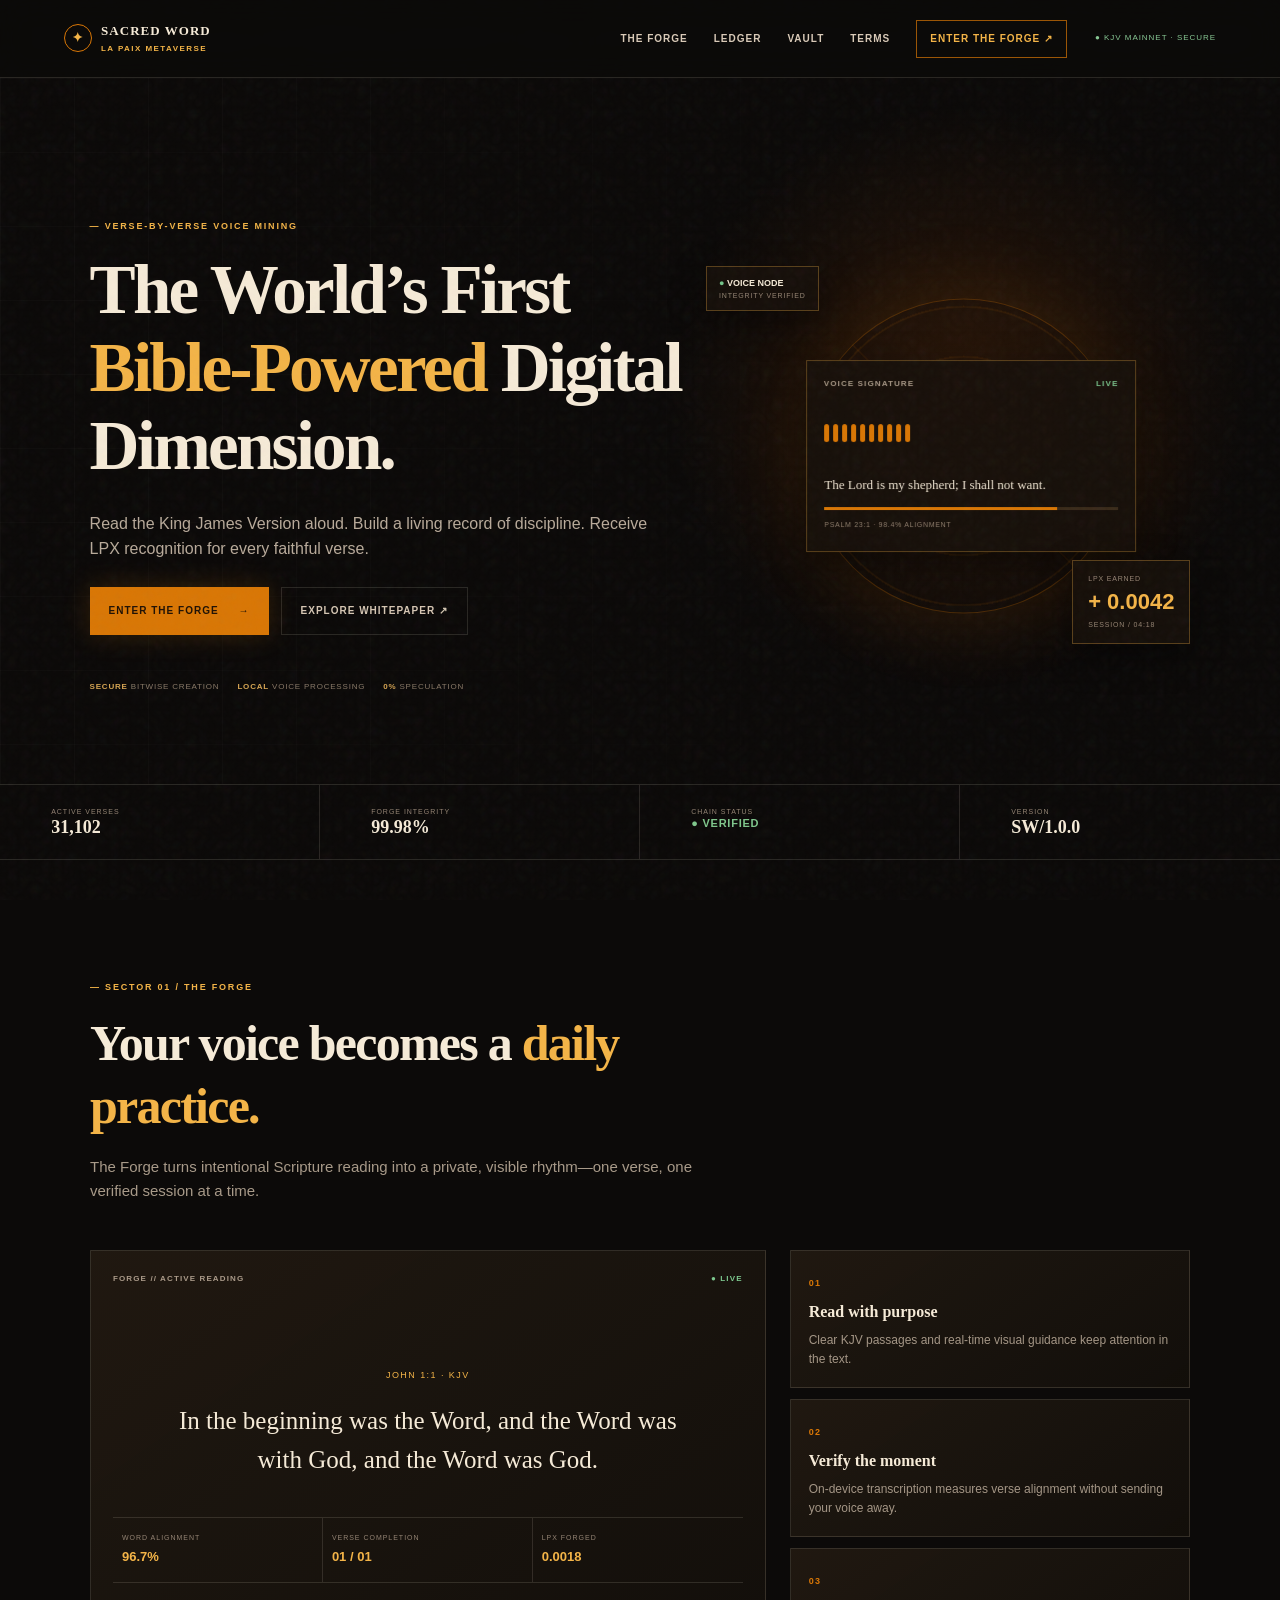
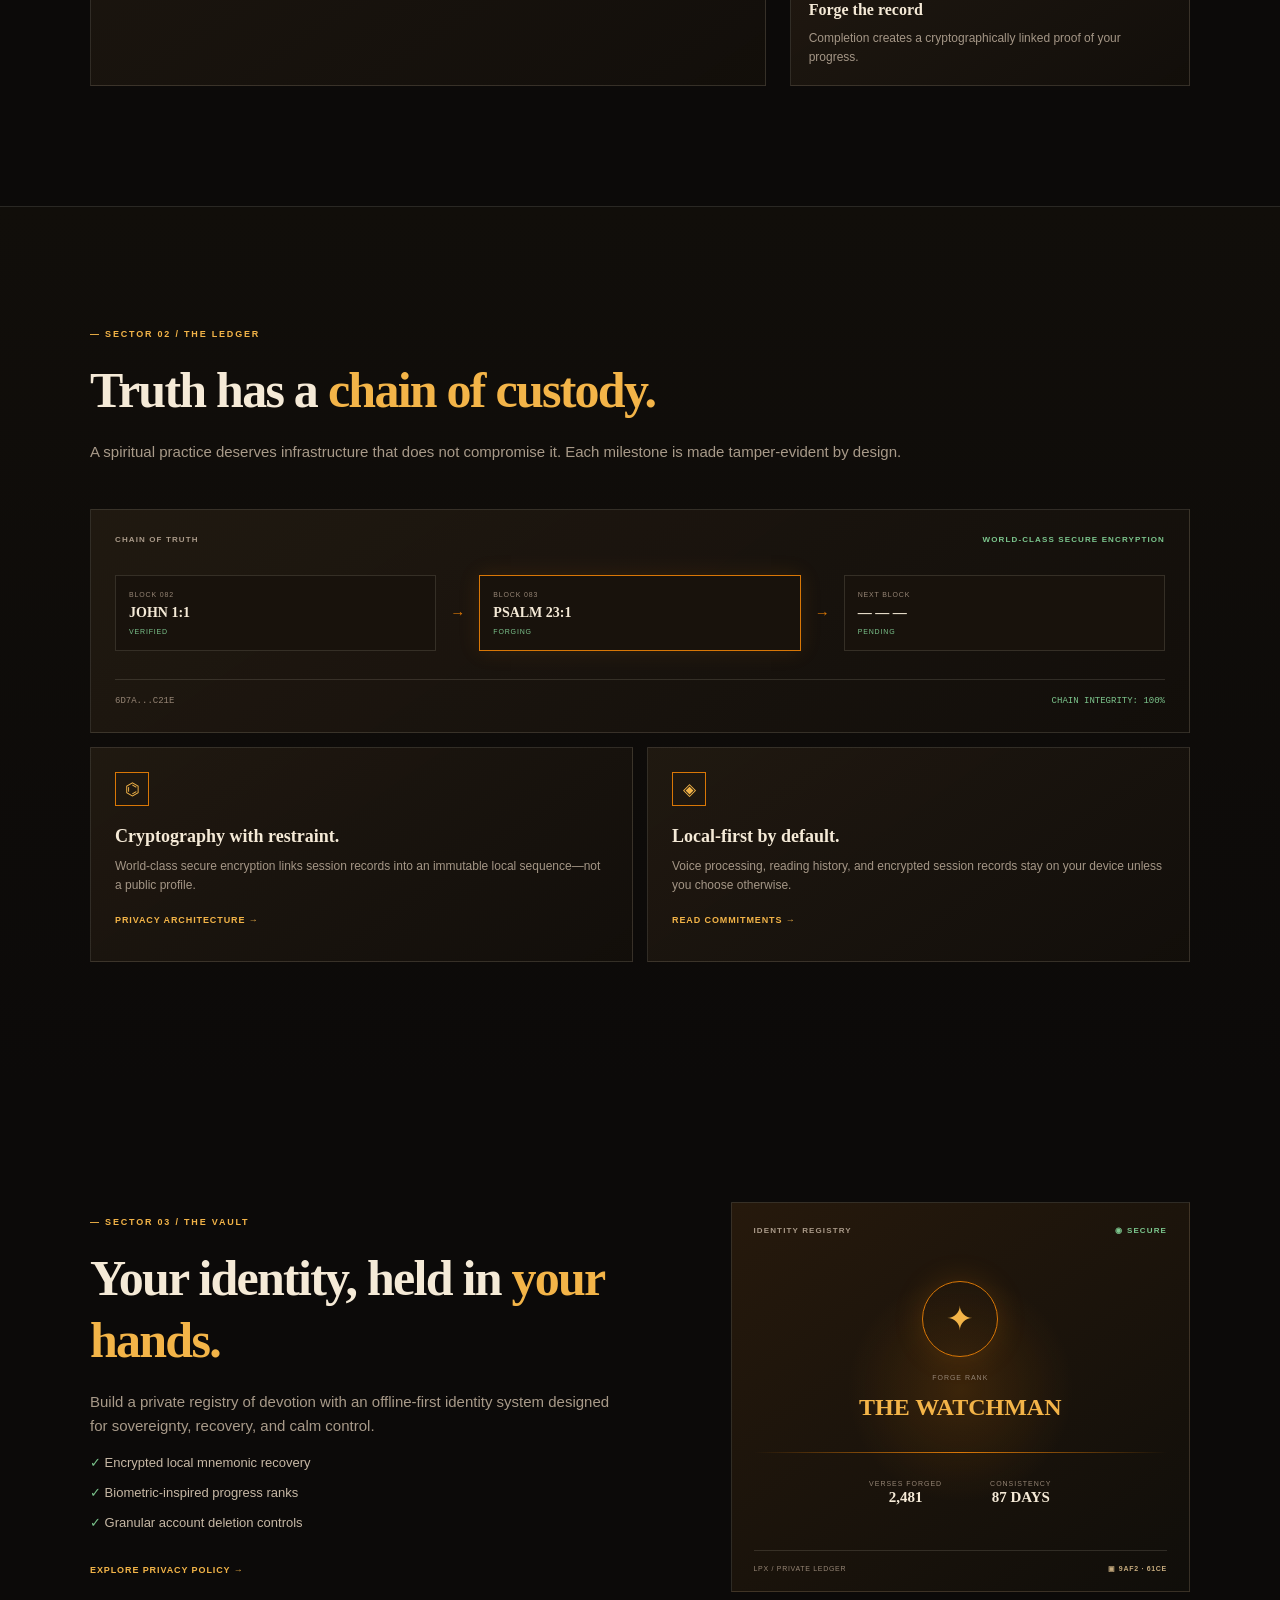
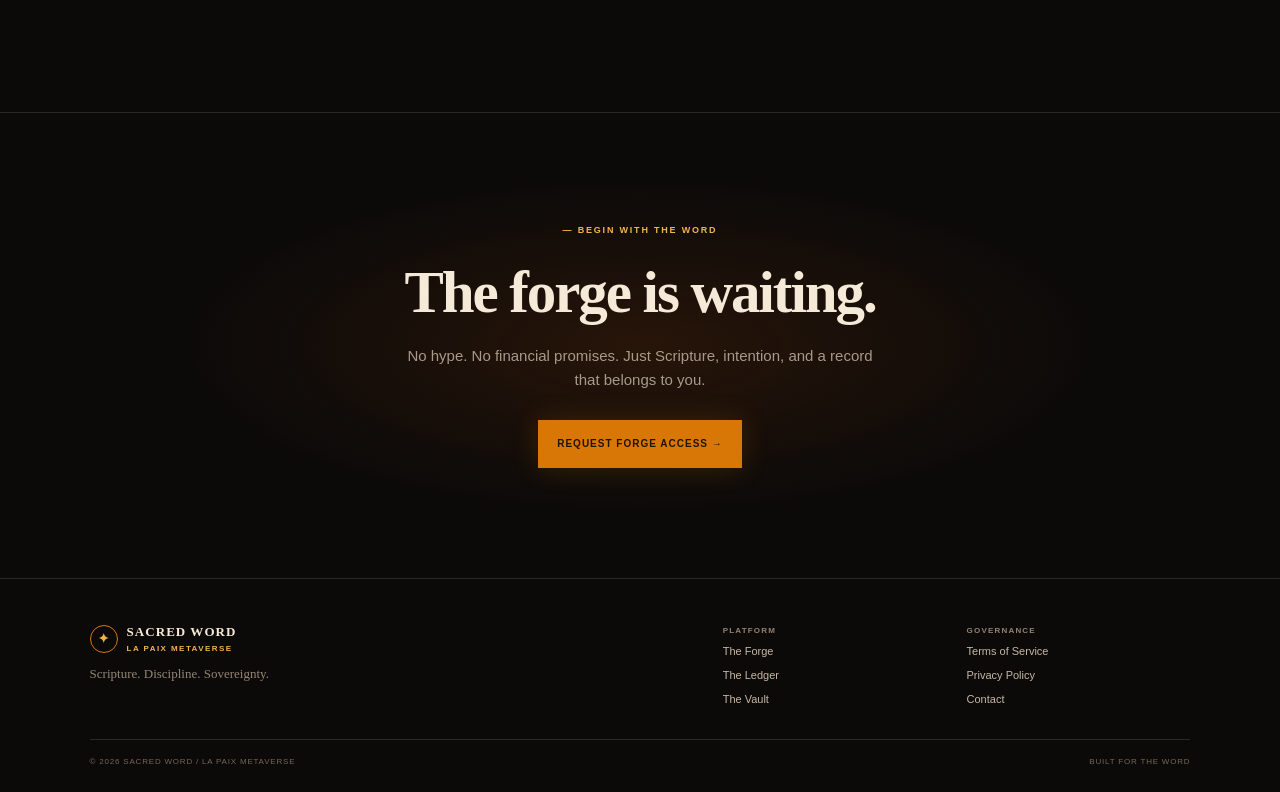
<file: index.html>
﻿<!doctype html>
<html lang="en"><head>
<meta charset="utf-8"><meta name="viewport" content="width=device-width,initial-scale=1">
<meta name="description" content="Sacred Word: La Paix Metaverse — a Bible-powered digital practice for reading the KJV aloud."><meta name="theme-color" content="#0c0a09">
<meta http-equiv="Content-Security-Policy" content="default-src 'self'; style-src 'self' https://fonts.googleapis.com; font-src https://fonts.gstatic.com; script-src 'self'; img-src 'self' data:; connect-src 'self'; base-uri 'self'; form-action 'self'">
<title>Sacred Word — La Paix Metaverse</title><link rel="icon" href="favicon.ico" type="image/x-icon"><link rel="preconnect" href="https://fonts.googleapis.com"><link rel="preconnect" href="https://fonts.gstatic.com" crossorigin><link href="https://fonts.googleapis.com/css2?family=Cinzel:wght@500;600;700&family=Inter:wght@400;500;600;700&display=swap" rel="stylesheet"><link rel="stylesheet" href="styles.css"><script src="script.js" defer></script>
</head><body><div class="noise"></div>
<header class="header"><a class="brand" href="index.html"><b>✦</b><span>SACRED WORD<small>LA PAIX METAVERSE</small></span></a><button class="menu" aria-expanded="false" aria-controls="nav">☰<span class="sr">Menu</span></button><nav id="nav"><a href="#forge">The Forge</a><a href="#ledger">Ledger</a><a href="#vault">Vault</a><a href="terms.html">Terms</a><a class="navcta" href="#enter">Enter the Forge ↗</a></nav><div class="status">● KJV MAINNET · SECURE</div></header>
<main>
<section class="hero" id="enter"><div class="heroCopy"><p class="eyebrow">— VERSE-BY-VERSE VOICE MINING</p><h1>The World’s First <em>Bible-Powered</em> Digital Dimension.</h1><p class="lede">Read the King James Version aloud. Build a living record of discipline. Receive LPX recognition for every faithful verse.</p><div class="actions"><a class="btn gold" href="#forge">Enter the Forge <span>→</span></a><a class="btn outline" href="#ledger">Explore Whitepaper ↗</a></div><div class="proof"><span><b>SECURE</b> BITWISE CREATION</span><span><b>LOCAL</b> VOICE PROCESSING</span><span><b>0%</b> SPECULATION</span></div></div>
<div class="hud" aria-label="Voice mining telemetry demonstration"><div class="rings"></div><div class="signal"><div class="label">VOICE SIGNATURE <i>LIVE</i></div><div class="wave"><b></b><b></b><b></b><b></b><b></b><b></b><b></b><b></b><b></b><b></b></div><q>The Lord is my shepherd; I shall not want.</q><div class="bar"><i></i></div><small>PSALM 23:1 · 98.4% ALIGNMENT</small></div><div class="reward"><small>LPX EARNED</small><strong>+ 0.0042</strong><small>SESSION / 04:18</small></div><div class="node">● <b>VOICE NODE</b><small>INTEGRITY VERIFIED</small></div></div></section>
<section class="metrics"><div><small>ACTIVE VERSES</small><b>31,102</b></div><div><small>FORGE INTEGRITY</small><b>99.98%</b></div><div><small>CHAIN STATUS</small><b class="green">● VERIFIED</b></div><div><small>VERSION</small><b>SW/1.0.0</b></div></section>
<section class="section" id="forge"><div class="heading"><p class="eyebrow">— SECTOR 01 / THE FORGE</p><h2>Your voice becomes a <em>daily practice.</em></h2><p>The Forge turns intentional Scripture reading into a private, visible rhythm—one verse, one verified session at a time.</p></div><div class="forge"><article class="console"><div class="label">FORGE // ACTIVE READING <i>● LIVE</i></div><div class="verse"><small>JOHN 1:1 · KJV</small><q>In the beginning was the Word, and the Word was with God, and the Word was God.</q></div><div class="data"><span><small>WORD ALIGNMENT</small><b>96.7%</b></span><span><small>VERSE COMPLETION</small><b>01 / 01</b></span><span><small>LPX FORGED</small><b>0.0018</b></span></div></article><div class="steps"><article><b>01</b><h3>Read with purpose</h3><p>Clear KJV passages and real-time visual guidance keep attention in the text.</p></article><article><b>02</b><h3>Verify the moment</h3><p>On-device transcription measures verse alignment without sending your voice away.</p></article><article><b>03</b><h3>Forge the record</h3><p>Completion creates a cryptographically linked proof of your progress.</p></article></div></div></section>
<section class="section ledger" id="ledger"><div class="heading"><p class="eyebrow">— SECTOR 02 / THE LEDGER</p><h2>Truth has a <em>chain of custody.</em></h2><p>A spiritual practice deserves infrastructure that does not compromise it. Each milestone is made tamper-evident by design.</p></div><div class="ledgerGrid"><article class="chain"><div class="label">CHAIN OF TRUTH <i>WORLD-CLASS SECURE ENCRYPTION</i></div><div class="blocks"><span><small>BLOCK 082</small><b>JOHN 1:1</b><em>VERIFIED</em></span>→<span class="active"><small>BLOCK 083</small><b>PSALM 23:1</b><em>FORGING</em></span>→<span><small>NEXT BLOCK</small><b>— — —</b><em>PENDING</em></span></div><code>6D7A...C21E <i>CHAIN INTEGRITY: 100%</i></code></article><article class="card"><div class="icon">⌬</div><h3>Cryptography with restraint.</h3><p>World-class secure encryption links session records into an immutable local sequence—not a public profile.</p><a href="privacy.html">Privacy architecture →</a></article><article class="card"><div class="icon">◈</div><h3>Local-first by default.</h3><p>Voice processing, reading history, and encrypted session records stay on your device unless you choose otherwise.</p><a href="terms.html">Read commitments →</a></article></div></section>
<section class="section vault" id="vault"><div><p class="eyebrow">— SECTOR 03 / THE VAULT</p><h2>Your identity, held in <em>your hands.</em></h2><p>Build a private registry of devotion with an offline-first identity system designed for sovereignty, recovery, and calm control.</p><ul><li>✓ Encrypted local mnemonic recovery</li><li>✓ Biometric-inspired progress ranks</li><li>✓ Granular account deletion controls</li></ul><a class="textlink" href="privacy.html">Explore privacy policy →</a></div><article class="rank"><div class="label">IDENTITY REGISTRY <i>◉ SECURE</i></div><div class="seal">✦</div><small>FORGE RANK</small><h3>THE WATCHMAN</h3><hr><div><span><small>VERSES FORGED</small><b>2,481</b></span><span><small>CONSISTENCY</small><b>87 DAYS</b></span></div><footer>LPX / PRIVATE LEDGER <b>▣ 9AF2 · 61CE</b></footer></article></section>
<section class="final"><p class="eyebrow">— BEGIN WITH THE WORD</p><h2>The forge is waiting.</h2><p>No hype. No financial promises. Just Scripture, intention, and a record that belongs to you.</p><a class="btn gold" href="mailto:hello@sacredword.lapaix?subject=Sacred%20Word%20Forge%20Access">Request Forge Access →</a></section></main>
<footer class="footer"><div><a class="brand" href="index.html"><b>✦</b><span>SACRED WORD<small>LA PAIX METAVERSE</small></span></a><p>Scripture. Discipline. Sovereignty.</p></div><div class="links"><span>PLATFORM<a href="#forge">The Forge</a><a href="#ledger">The Ledger</a><a href="#vault">The Vault</a></span><span>GOVERNANCE<a href="terms.html">Terms of Service</a><a href="privacy.html">Privacy Policy</a><a href="mailto:hello@sacredword.lapaix">Contact</a></span></div><small class="copyright">© 2026 SACRED WORD / LA PAIX METAVERSE <b>BUILT FOR THE WORD</b></small></footer></body></html>
</file>
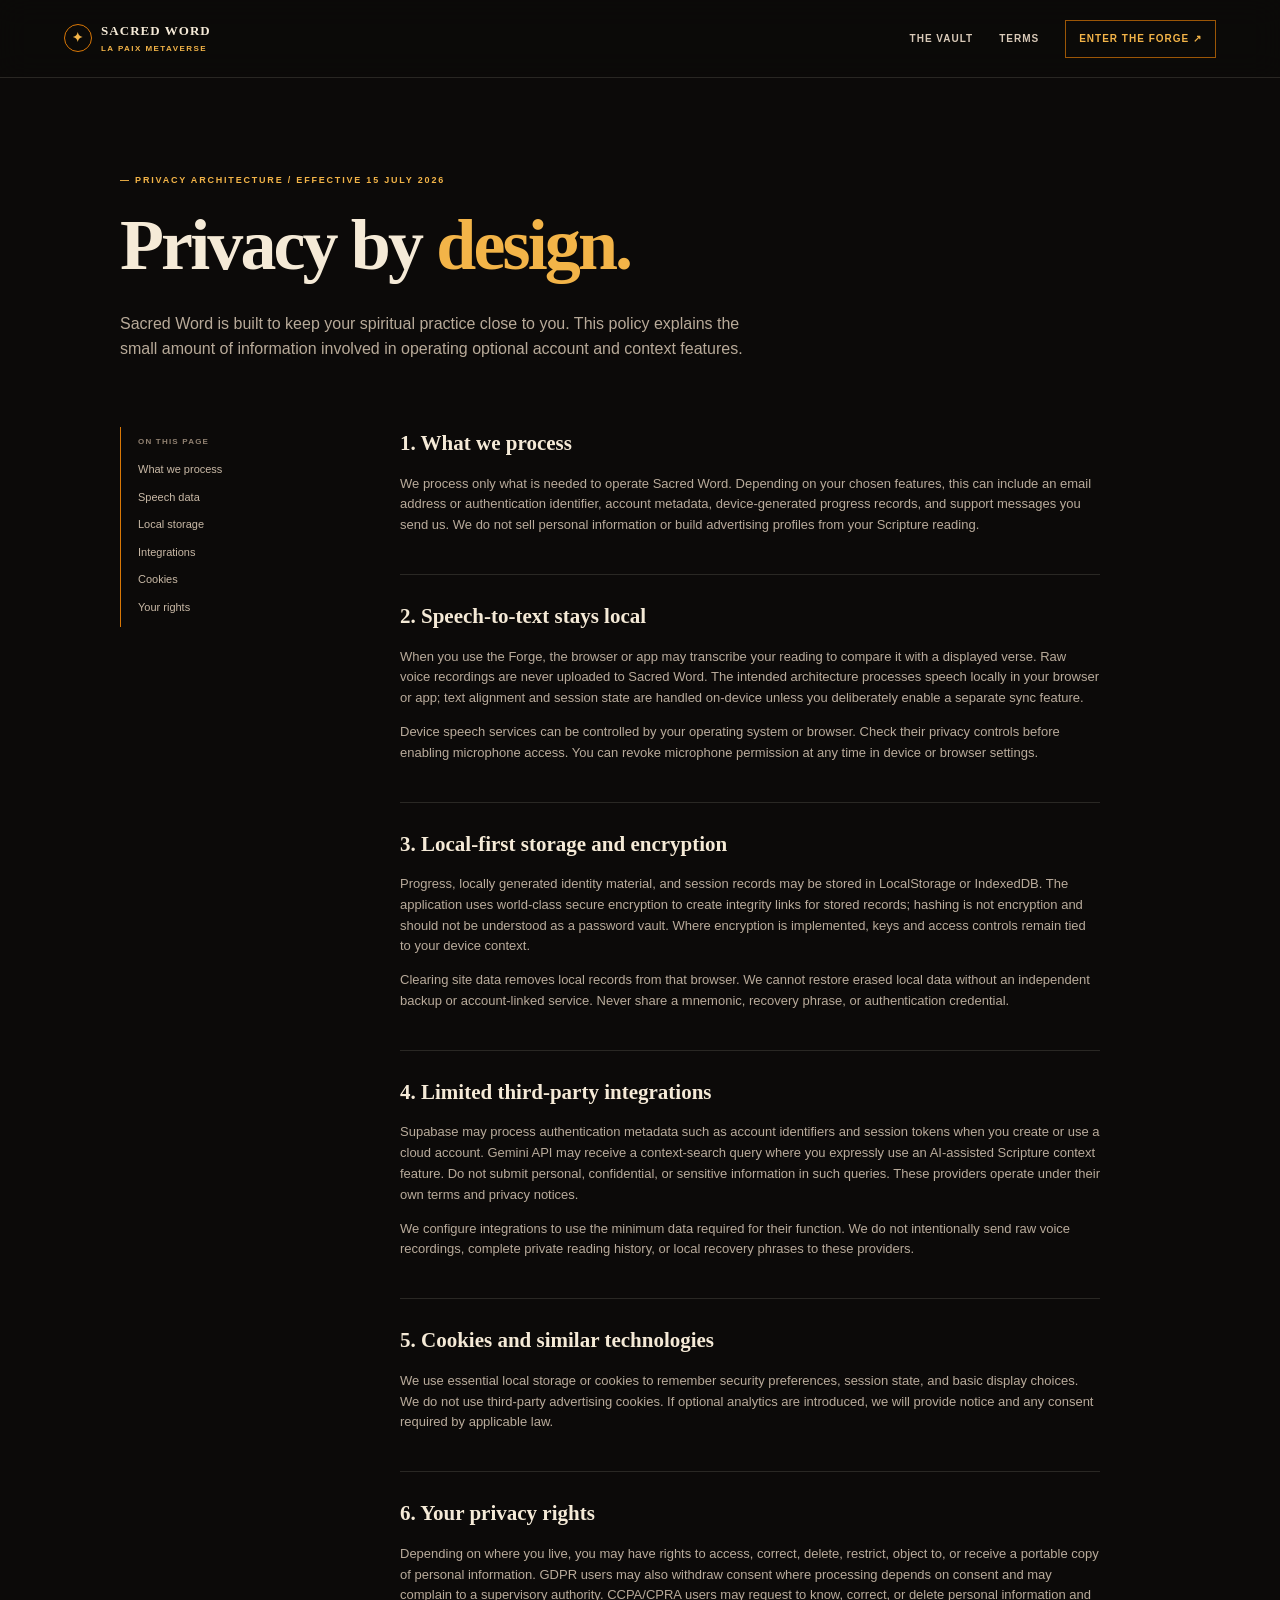
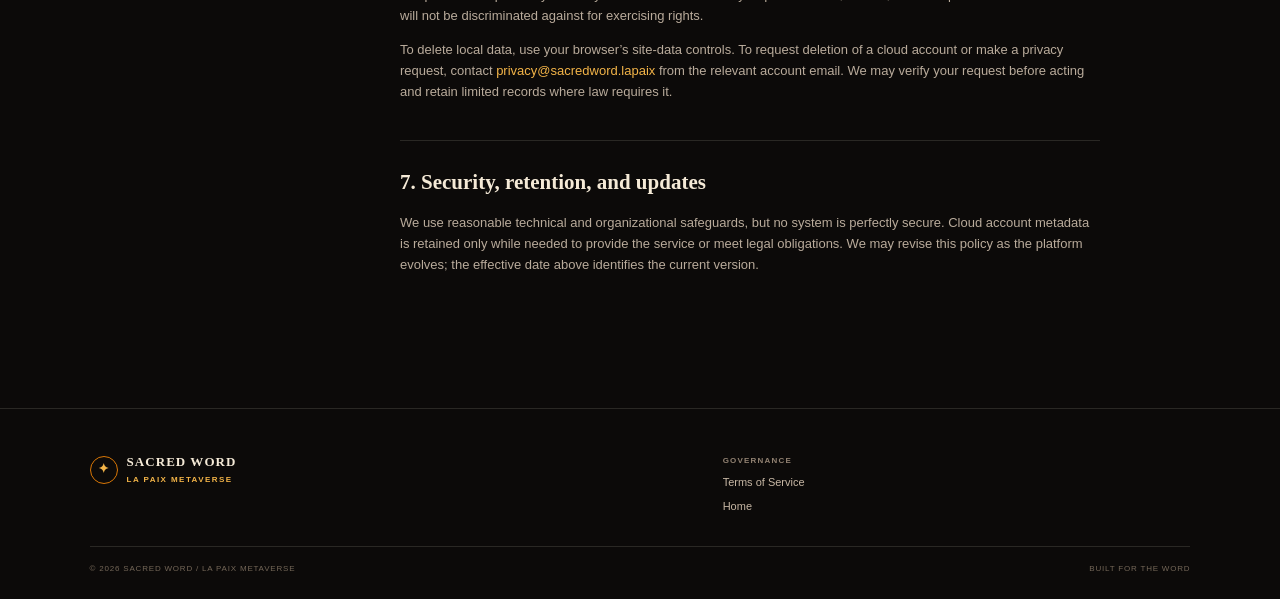
<file: privacy.html>
﻿<!doctype html><html lang="en"><head><meta charset="utf-8"><meta name="viewport" content="width=device-width,initial-scale=1"><meta name="description" content="Privacy Policy for Sacred Word: La Paix Metaverse."><meta name="theme-color" content="#0c0a09"><meta http-equiv="Content-Security-Policy" content="default-src 'self'; style-src 'self' https://fonts.googleapis.com; font-src https://fonts.gstatic.com; script-src 'self'; base-uri 'self'; form-action 'self'"><title>Privacy Policy — Sacred Word</title><link rel="icon" href="favicon.ico" type="image/x-icon"><link rel="preconnect" href="https://fonts.googleapis.com"><link rel="preconnect" href="https://fonts.gstatic.com" crossorigin><link href="https://fonts.googleapis.com/css2?family=Cinzel:wght@500;600;700&family=Inter:wght@400;500;600;700&display=swap" rel="stylesheet"><link rel="stylesheet" href="styles.css"><script src="script.js" defer></script></head><body><div class="noise"></div><header class="header"><a class="brand" href="index.html"><b>✦</b><span>SACRED WORD<small>LA PAIX METAVERSE</small></span></a><nav><a href="index.html#vault">The Vault</a><a href="terms.html">Terms</a><a class="navcta" href="index.html#enter">Enter the Forge ↗</a></nav></header><main class="legal"><p class="eyebrow">— PRIVACY ARCHITECTURE / EFFECTIVE 15 JULY 2026</p><h1>Privacy by <em>design.</em></h1><p class="legalIntro">Sacred Word is built to keep your spiritual practice close to you. This policy explains the small amount of information involved in operating optional account and context features.</p><div class="legalGrid"><aside><span>ON THIS PAGE</span><a href="#collect">What we process</a><a href="#speech">Speech data</a><a href="#storage">Local storage</a><a href="#partners">Integrations</a><a href="#cookies">Cookies</a><a href="#rights">Your rights</a></aside><article><section id="collect"><h2>1. What we process</h2><p>We process only what is needed to operate Sacred Word. Depending on your chosen features, this can include an email address or authentication identifier, account metadata, device-generated progress records, and support messages you send us. We do not sell personal information or build advertising profiles from your Scripture reading.</p></section><section id="speech"><h2>2. Speech-to-text stays local</h2><p>When you use the Forge, the browser or app may transcribe your reading to compare it with a displayed verse. Raw voice recordings are never uploaded to Sacred Word. The intended architecture processes speech locally in your browser or app; text alignment and session state are handled on-device unless you deliberately enable a separate sync feature.</p><p>Device speech services can be controlled by your operating system or browser. Check their privacy controls before enabling microphone access. You can revoke microphone permission at any time in device or browser settings.</p></section><section id="storage"><h2>3. Local-first storage and encryption</h2><p>Progress, locally generated identity material, and session records may be stored in LocalStorage or IndexedDB. The application uses world-class secure encryption to create integrity links for stored records; hashing is not encryption and should not be understood as a password vault. Where encryption is implemented, keys and access controls remain tied to your device context.</p><p>Clearing site data removes local records from that browser. We cannot restore erased local data without an independent backup or account-linked service. Never share a mnemonic, recovery phrase, or authentication credential.</p></section><section id="partners"><h2>4. Limited third-party integrations</h2><p>Supabase may process authentication metadata such as account identifiers and session tokens when you create or use a cloud account. Gemini API may receive a context-search query where you expressly use an AI-assisted Scripture context feature. Do not submit personal, confidential, or sensitive information in such queries. These providers operate under their own terms and privacy notices.</p><p>We configure integrations to use the minimum data required for their function. We do not intentionally send raw voice recordings, complete private reading history, or local recovery phrases to these providers.</p></section><section id="cookies"><h2>5. Cookies and similar technologies</h2><p>We use essential local storage or cookies to remember security preferences, session state, and basic display choices. We do not use third-party advertising cookies. If optional analytics are introduced, we will provide notice and any consent required by applicable law.</p></section><section id="rights"><h2>6. Your privacy rights</h2><p>Depending on where you live, you may have rights to access, correct, delete, restrict, object to, or receive a portable copy of personal information. GDPR users may also withdraw consent where processing depends on consent and may complain to a supervisory authority. CCPA/CPRA users may request to know, correct, or delete personal information and will not be discriminated against for exercising rights.</p><p>To delete local data, use your browser’s site-data controls. To request deletion of a cloud account or make a privacy request, contact <a href="mailto:privacy@sacredword.lapaix">privacy@sacredword.lapaix</a> from the relevant account email. We may verify your request before acting and retain limited records where law requires it.</p></section><section><h2>7. Security, retention, and updates</h2><p>We use reasonable technical and organizational safeguards, but no system is perfectly secure. Cloud account metadata is retained only while needed to provide the service or meet legal obligations. We may revise this policy as the platform evolves; the effective date above identifies the current version.</p></section></article></div></main><footer class="footer"><div><a class="brand" href="index.html"><b>✦</b><span>SACRED WORD<small>LA PAIX METAVERSE</small></span></a></div><div class="links"><span>GOVERNANCE<a href="terms.html">Terms of Service</a><a href="index.html">Home</a></span></div><small class="copyright">© 2026 SACRED WORD / LA PAIX METAVERSE <b>BUILT FOR THE WORD</b></small></footer></body></html>
</file>
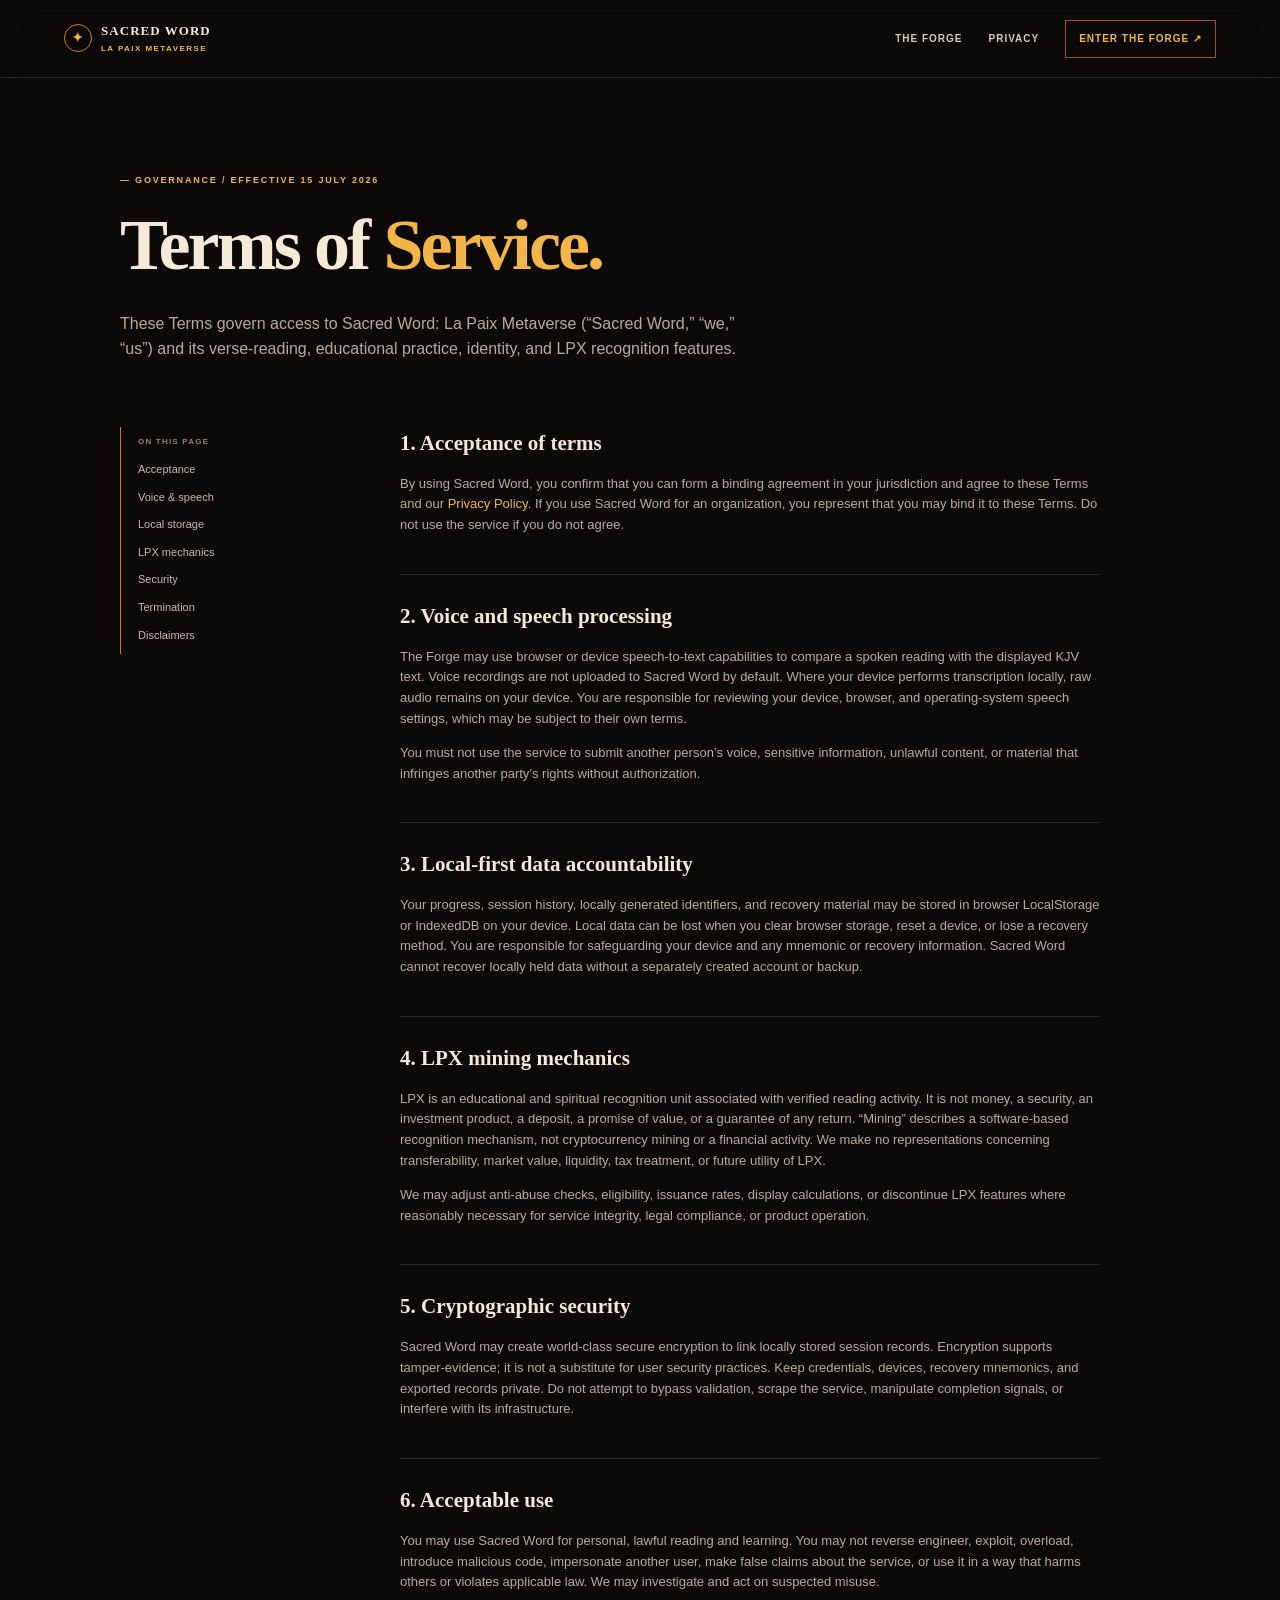
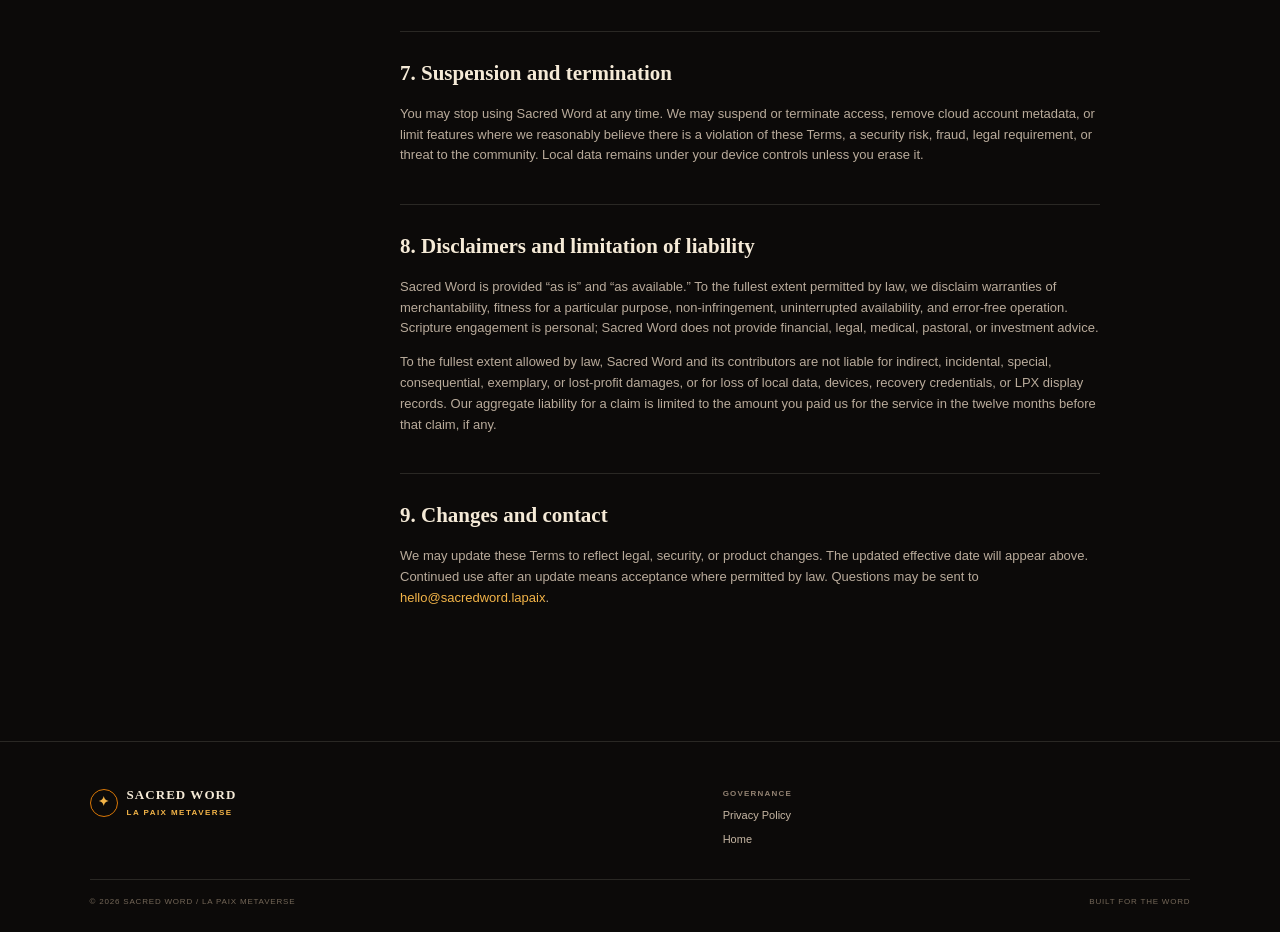
<file: terms.html>
﻿<!doctype html><html lang="en"><head><meta charset="utf-8"><meta name="viewport" content="width=device-width,initial-scale=1"><meta name="description" content="Terms of Service for Sacred Word: La Paix Metaverse."><meta name="theme-color" content="#0c0a09"><meta http-equiv="Content-Security-Policy" content="default-src 'self'; style-src 'self' https://fonts.googleapis.com; font-src https://fonts.gstatic.com; script-src 'self'; base-uri 'self'; form-action 'self'"><title>Terms of Service — Sacred Word</title><link rel="icon" href="favicon.ico" type="image/x-icon"><link rel="preconnect" href="https://fonts.googleapis.com"><link rel="preconnect" href="https://fonts.gstatic.com" crossorigin><link href="https://fonts.googleapis.com/css2?family=Cinzel:wght@500;600;700&family=Inter:wght@400;500;600;700&display=swap" rel="stylesheet"><link rel="stylesheet" href="styles.css"><script src="script.js" defer></script></head><body><div class="noise"></div><header class="header"><a class="brand" href="index.html"><b>✦</b><span>SACRED WORD<small>LA PAIX METAVERSE</small></span></a><nav><a href="index.html#forge">The Forge</a><a href="privacy.html">Privacy</a><a class="navcta" href="index.html#enter">Enter the Forge ↗</a></nav></header><main class="legal"><p class="eyebrow">— GOVERNANCE / EFFECTIVE 15 JULY 2026</p><h1>Terms of <em>Service.</em></h1><p class="legalIntro">These Terms govern access to Sacred Word: La Paix Metaverse (“Sacred Word,” “we,” “us”) and its verse-reading, educational practice, identity, and LPX recognition features.</p><div class="legalGrid"><aside><span>ON THIS PAGE</span><a href="#acceptance">Acceptance</a><a href="#voice">Voice & speech</a><a href="#local">Local storage</a><a href="#lpx">LPX mechanics</a><a href="#security">Security</a><a href="#termination">Termination</a><a href="#disclaimers">Disclaimers</a></aside><article><section id="acceptance"><h2>1. Acceptance of terms</h2><p>By using Sacred Word, you confirm that you can form a binding agreement in your jurisdiction and agree to these Terms and our <a href="privacy.html">Privacy Policy</a>. If you use Sacred Word for an organization, you represent that you may bind it to these Terms. Do not use the service if you do not agree.</p></section><section id="voice"><h2>2. Voice and speech processing</h2><p>The Forge may use browser or device speech-to-text capabilities to compare a spoken reading with the displayed KJV text. Voice recordings are not uploaded to Sacred Word by default. Where your device performs transcription locally, raw audio remains on your device. You are responsible for reviewing your device, browser, and operating-system speech settings, which may be subject to their own terms.</p><p>You must not use the service to submit another person’s voice, sensitive information, unlawful content, or material that infringes another party’s rights without authorization.</p></section><section id="local"><h2>3. Local-first data accountability</h2><p>Your progress, session history, locally generated identifiers, and recovery material may be stored in browser LocalStorage or IndexedDB on your device. Local data can be lost when you clear browser storage, reset a device, or lose a recovery method. You are responsible for safeguarding your device and any mnemonic or recovery information. Sacred Word cannot recover locally held data without a separately created account or backup.</p></section><section id="lpx"><h2>4. LPX mining mechanics</h2><p>LPX is an educational and spiritual recognition unit associated with verified reading activity. It is not money, a security, an investment product, a deposit, a promise of value, or a guarantee of any return. “Mining” describes a software-based recognition mechanism, not cryptocurrency mining or a financial activity. We make no representations concerning transferability, market value, liquidity, tax treatment, or future utility of LPX.</p><p>We may adjust anti-abuse checks, eligibility, issuance rates, display calculations, or discontinue LPX features where reasonably necessary for service integrity, legal compliance, or product operation.</p></section><section id="security"><h2>5. Cryptographic security</h2><p>Sacred Word may create world-class secure encryption to link locally stored session records. Encryption supports tamper-evidence; it is not a substitute for user security practices. Keep credentials, devices, recovery mnemonics, and exported records private. Do not attempt to bypass validation, scrape the service, manipulate completion signals, or interfere with its infrastructure.</p></section><section><h2>6. Acceptable use</h2><p>You may use Sacred Word for personal, lawful reading and learning. You may not reverse engineer, exploit, overload, introduce malicious code, impersonate another user, make false claims about the service, or use it in a way that harms others or violates applicable law. We may investigate and act on suspected misuse.</p></section><section id="termination"><h2>7. Suspension and termination</h2><p>You may stop using Sacred Word at any time. We may suspend or terminate access, remove cloud account metadata, or limit features where we reasonably believe there is a violation of these Terms, a security risk, fraud, legal requirement, or threat to the community. Local data remains under your device controls unless you erase it.</p></section><section id="disclaimers"><h2>8. Disclaimers and limitation of liability</h2><p>Sacred Word is provided “as is” and “as available.” To the fullest extent permitted by law, we disclaim warranties of merchantability, fitness for a particular purpose, non-infringement, uninterrupted availability, and error-free operation. Scripture engagement is personal; Sacred Word does not provide financial, legal, medical, pastoral, or investment advice.</p><p>To the fullest extent allowed by law, Sacred Word and its contributors are not liable for indirect, incidental, special, consequential, exemplary, or lost-profit damages, or for loss of local data, devices, recovery credentials, or LPX display records. Our aggregate liability for a claim is limited to the amount you paid us for the service in the twelve months before that claim, if any.</p></section><section><h2>9. Changes and contact</h2><p>We may update these Terms to reflect legal, security, or product changes. The updated effective date will appear above. Continued use after an update means acceptance where permitted by law. Questions may be sent to <a href="mailto:hello@sacredword.lapaix">hello@sacredword.lapaix</a>.</p></section></article></div></main><footer class="footer"><div><a class="brand" href="index.html"><b>✦</b><span>SACRED WORD<small>LA PAIX METAVERSE</small></span></a></div><div class="links"><span>GOVERNANCE<a href="privacy.html">Privacy Policy</a><a href="index.html">Home</a></span></div><small class="copyright">© 2026 SACRED WORD / LA PAIX METAVERSE <b>BUILT FOR THE WORD</b></small></footer></body></html>
</file>
<file: styles.css>
﻿:root{--bg:#0c0a09;--panel:#17120d;--gold:#d97706;--lite:#f3b448;--cream:#f5ead7;--muted:#a89a89;--line:rgba(245,234,215,.13);--serif:Cinzel,Georgia,serif;--sans:Inter,Arial,sans-serif}*{box-sizing:border-box}html{scroll-behavior:smooth}body{margin:0;background:var(--bg);color:var(--cream);font:15px/1.6 var(--sans)}.noise{position:fixed;inset:0;pointer-events:none;opacity:.04;z-index:4;background-image:url("data:image/svg+xml,%3Csvg viewBox='0 0 100 100' xmlns='http://www.w3.org/2000/svg'%3E%3Cfilter id='n'%3E%3CfeTurbulence baseFrequency='.8' numOctaves='3'/%3E%3C/filter%3E%3Crect width='100%25' height='100%25' filter='url(%23n)'/%3E%3C/svg%3E")}a{color:inherit;text-decoration:none}.header{height:78px;padding:0 clamp(20px,5vw,70px);display:flex;align-items:center;gap:28px;border-bottom:1px solid var(--line);background:rgba(12,10,9,.9);position:relative;z-index:5;backdrop-filter:blur(15px)}.brand{display:flex;align-items:center;gap:9px;font:600 13px/1.1 var(--serif);letter-spacing:.08em}.brand>b{display:grid;place-items:center;width:28px;height:28px;border:1px solid var(--gold);border-radius:50%;color:var(--lite)}.brand small{display:block;color:var(--lite);font:600 8px var(--sans);letter-spacing:.18em;margin-top:5px}nav{display:flex;align-items:center;gap:26px;margin-left:auto;font-size:10px;font-weight:700;letter-spacing:.1em;text-transform:uppercase;color:#d9cab8}nav>a:hover,.textlink:hover{color:var(--lite)}.navcta{padding:10px 13px;border:1px solid rgba(217,119,6,.7);color:var(--lite)!important}.status{font-size:8px;letter-spacing:.12em;color:#88c894}.menu{display:none;background:none;border:0;color:var(--cream);font-size:22px}.hero{min-height:650px;padding:clamp(75px,11vw,145px) clamp(25px,7vw,100px) 90px;display:grid;grid-template-columns:1.1fr .9fr;gap:25px;max-width:1360px;margin:auto;overflow:hidden;position:relative;background:radial-gradient(circle at 75% 45%,rgba(166,74,8,.2),transparent 28%)}.hero:before{content:"";position:absolute;inset:0;background:linear-gradient(90deg,rgba(255,255,255,.025) 1px,transparent 1px),linear-gradient(rgba(255,255,255,.02) 1px,transparent 1px);background-size:74px 74px;mask-image:linear-gradient(90deg,#000,transparent 80%)}.heroCopy,.hud{position:relative;z-index:1}.heroCopy{align-self:center}.eyebrow{color:var(--lite);font-size:9px;font-weight:700;letter-spacing:.2em;margin:0 0 18px}h1,h2,h3{font-family:var(--serif);font-weight:600}h1{font-size:clamp(40px,5.4vw,75px);line-height:1.13;letter-spacing:-.04em;margin:0;max-width:730px}em{font-style:normal;color:var(--lite)}.lede{max-width:560px;color:#b9ab9b;font-size:16px;margin:25px 0}.actions{display:flex;gap:12px}.btn{min-height:48px;padding:13px 19px;display:inline-flex;align-items:center;gap:20px;font-size:10px;font-weight:700;letter-spacing:.1em;text-transform:uppercase;transition:.2s}.gold{background:var(--gold);color:#211306;box-shadow:0 0 28px rgba(217,119,6,.2)}.gold:hover{background:var(--lite);transform:translateY(-2px)}.outline{border:1px solid var(--line);color:#d6c7b4}.outline:hover{border-color:var(--gold)}.proof{display:flex;gap:18px;flex-wrap:wrap;margin-top:46px;color:#897968;font-size:8px;letter-spacing:.1em}.proof b{color:#d7a653}.hud{min-height:440px}.rings{position:absolute;width:315px;height:315px;left:50%;top:50%;transform:translate(-45%,-50%);border:1px solid rgba(217,119,6,.27);border-radius:50%;background:repeating-radial-gradient(circle,transparent 0 48px,rgba(217,119,6,.12) 49px 50px),linear-gradient(45deg,transparent 49.8%,rgba(217,119,6,.13) 50%,transparent 50.2%);box-shadow:0 0 90px rgba(217,119,6,.12)}.signal,.reward,.node{position:absolute;border:1px solid rgba(243,180,72,.3);background:rgba(24,18,12,.88);box-shadow:0 12px 35px #0006;backdrop-filter:blur(8px)}.signal{padding:17px;width:min(330px,84%);left:50%;top:50%;transform:translate(-43%,-50%)}.label{display:flex;justify-content:space-between;color:#aa9a89;font-size:8px;font-weight:700;letter-spacing:.14em}.label i{font-style:normal;color:#7cc78e}.wave{height:60px;display:flex;align-items:center;gap:4px;margin:12px 0}.wave b{height:30%;width:5px;border-radius:4px;background:var(--gold);animation:wave 1.3s ease-in-out infinite}.wave b:nth-child(2n){animation-delay:.25s}.wave b:nth-child(3n){animation-delay:.6s}.signal q,.verse q{display:block;font:500 13px/1.55 var(--serif);quotes:none}.bar{height:3px;background:#3a2b1b;margin-top:12px}.bar i{display:block;width:79%;height:100%;background:var(--gold)}.signal small{color:#938271;font-size:7px;letter-spacing:.1em}.reward{right:0;bottom:50px;padding:12px 15px}.reward small,.node small{display:block;color:#978675;font-size:7px;letter-spacing:.12em}.reward strong{display:block;color:var(--lite);font-size:22px}.node{left:0;top:47px;padding:9px 12px;color:#75c58b;font-size:9px}.node b{color:var(--cream);font-size:9px}.metrics{max-width:1360px;margin:auto;display:grid;grid-template-columns:repeat(4,1fr);border:solid var(--line);border-width:1px 0}.metrics div{padding:21px clamp(16px,4vw,60px);border-right:1px solid var(--line)}.metrics div:last-child{border:0}.metrics small,.data small,.rank small{display:block;color:#948474;font-size:7px;letter-spacing:.14em}.metrics b{display:block;font:600 18px var(--serif)}.green{color:#80c78d!important;font:700 11px var(--sans)!important;letter-spacing:.07em}.section{max-width:1160px;margin:auto;padding:120px 30px}.heading{max-width:630px}.heading h2,.vault h2,.final h2{font-size:clamp(30px,4vw,50px);line-height:1.25;letter-spacing:-.035em;margin:0}.heading>p:last-child,.vault>div>p:not(.eyebrow){color:var(--muted);margin-top:18px}.forge{display:grid;grid-template-columns:1.35fr .8fr;gap:24px;margin-top:47px}.console,.steps article,.chain,.card,.rank{background:linear-gradient(145deg,rgba(35,27,18,.85),rgba(18,14,10,.95));border:1px solid var(--line)}.console{min-height:350px;padding:22px;position:relative}.verse{text-align:center;max-width:500px;margin:75px auto 38px}.verse small{color:var(--lite);font-size:9px;letter-spacing:.16em}.verse q{font-size:clamp(18px,2vw,25px);margin-top:17px}.data{display:grid;grid-template-columns:repeat(3,1fr);border:solid var(--line);border-width:1px 0}.data span{padding:14px 9px;border-right:1px solid var(--line)}.data span:last-child{border:0}.data b{color:var(--lite);font-size:13px}.steps{display:grid;gap:11px}.steps article{padding:18px}.steps article:hover{border-color:var(--gold);transform:translateX(3px)}.steps>article>b{color:var(--gold);font-size:9px;letter-spacing:.15em}.steps h3,.card h3{font-size:16px;margin:6px 0}.steps p,.card p{color:#a49686;font-size:12px;margin:0}.ledger{max-width:none;border-top:1px solid var(--line);background:linear-gradient(#110e0a,#0c0a09)}.ledger>.heading,.ledgerGrid{max-width:1100px;margin-left:auto;margin-right:auto}.ledgerGrid{display:grid;grid-template-columns:1fr 1fr;gap:14px;margin-top:45px}.chain{grid-column:span 2;padding:24px}.blocks{display:flex;align-items:center;justify-content:space-between;gap:14px;margin:28px 0;color:var(--gold)}.blocks span{flex:1;padding:13px;background:#18120c;border:1px solid var(--line);color:var(--cream)}.blocks .active{border-color:var(--gold);box-shadow:0 0 20px #d9770622}.blocks small,.blocks em{display:block;color:#968575;font-size:7px;font-style:normal;letter-spacing:.12em}.blocks b{display:block;margin:5px 0;font:600 14px var(--serif)}.blocks em{color:#7bc38c}.chain code{display:flex;justify-content:space-between;border-top:1px solid var(--line);padding-top:14px;color:#968575;font-size:9px}.chain code i{color:#7cc48c;font-style:normal}.card{padding:24px;min-height:215px}.icon{display:grid;place-items:center;width:34px;height:34px;border:1px solid var(--gold);color:var(--lite);font-size:17px}.card h3{font-size:18px;margin-top:16px}.card a,.textlink{display:inline-block;margin-top:17px;color:var(--lite);font-size:9px;font-weight:700;letter-spacing:.1em;text-transform:uppercase}.vault{display:grid;grid-template-columns:1fr .85fr;gap:100px;align-items:center}.vault ul{padding:0;list-style:none;color:#c7b8a5;font-size:13px}.vault li{margin:9px 0}.vault li::first-letter{color:#7bc48c}.rank{min-height:390px;text-align:center;padding:22px;position:relative;background:radial-gradient(circle at 50% 48%,rgba(217,119,6,.17),transparent 37%),linear-gradient(145deg,#26190c,#100e0a)}.seal{display:grid;place-items:center;width:76px;height:76px;margin:43px auto 15px;border:1px solid var(--gold);border-radius:50%;font-size:33px;color:var(--lite);box-shadow:0 0 30px #d9770633}.rank h3{margin:5px 0;color:var(--lite);font-size:24px}.rank hr{border:0;height:1px;background:linear-gradient(90deg,transparent,var(--gold),transparent);margin:25px 0}.rank>div:last-of-type{display:flex;justify-content:center;gap:48px}.rank>div:last-of-type b{display:block;font:600 15px var(--serif)}.rank footer{position:absolute;bottom:17px;left:22px;right:22px;border-top:1px solid var(--line);padding-top:12px;display:flex;justify-content:space-between;color:#968575;font-size:7px;letter-spacing:.1em}.rank footer b{color:#c5aa7d}.final{text-align:center;padding:110px 25px;background:radial-gradient(ellipse,rgba(135,59,8,.22),transparent 50%);border-top:1px solid var(--line)}.final h2{font-size:clamp(35px,5vw,59px)}.final>p:not(.eyebrow){max-width:480px;color:var(--muted);margin:14px auto 28px}.footer{max-width:1360px;margin:auto;padding:46px clamp(25px,7vw,100px) 23px;border-top:1px solid var(--line);display:grid;grid-template-columns:1.3fr 1fr;gap:25px}.footer>div>p{color:#948575;font:13px var(--serif)}.links{display:grid;grid-template-columns:1fr 1fr;gap:20px}.links>span{color:#928272;font-size:8px;font-weight:700;letter-spacing:.15em}.links a{display:block;margin:6px 0;color:#c7b7a4;font-size:11px;font-weight:400;letter-spacing:0}.copyright{grid-column:span 2;display:flex;justify-content:space-between;border-top:1px solid var(--line);padding-top:16px;color:#746758;font-size:8px;letter-spacing:.1em}.copyright b{font-weight:400}.legal{max-width:1100px;margin:auto;padding:95px 30px}.legal h1{font-size:clamp(42px,6vw,72px)}.legalIntro{max-width:650px;color:#b8aa99;font-size:16px;margin:24px 0 65px}.legalGrid{display:grid;grid-template-columns:210px 1fr;gap:70px}.legalGrid aside{align-self:start;position:sticky;top:25px;border-left:1px solid var(--gold);padding-left:17px}.legalGrid aside span{color:#928272;font-size:8px;font-weight:700;letter-spacing:.15em}.legalGrid aside a{display:block;margin:10px 0;color:#c9b9a6;font-size:11px}.legalGrid article{max-width:700px}.legalGrid section{border-top:1px solid var(--line);padding:25px 0}.legalGrid section:first-child{padding-top:0;border-top:0}.legalGrid h2{font-size:21px;margin:0 0 10px}.legalGrid p{color:#b9ab9b;font-size:13px}.legalGrid article a{color:var(--lite)}.sr{position:absolute;clip:rect(0,0,0,0)}@keyframes wave{0%,100%{height:18%}50%{height:100%}}@media(max-width:820px){.status{display:none}.menu{display:block;margin-left:auto}nav{display:none}nav.open{display:flex;position:absolute;top:77px;left:0;right:0;margin:0;padding:20px;flex-direction:column;align-items:flex-start;background:var(--panel);border-bottom:1px solid var(--line)}.hero,.vault{grid-template-columns:1fr;gap:30px}.hud{min-height:400px}.forge{grid-template-columns:1fr}.ledgerGrid{grid-template-columns:1fr}.chain{grid-column:auto}.legalGrid{grid-template-columns:1fr;gap:25px}.legalGrid aside{position:static;display:flex;flex-wrap:wrap;gap:7px 15px;border-left:0;border-bottom:1px solid var(--line);padding:0 0 14px}.legalGrid aside span{width:100%}.legalGrid aside a{margin:0}.footer{grid-template-columns:1fr}}@media(max-width:540px){.hero{padding:72px 24px}.metrics{grid-template-columns:1fr 1fr}.metrics div{border-bottom:1px solid var(--line);padding:16px}.metrics div:nth-child(2){border-right:0}.section{padding:82px 24px}.blocks{gap:4px}.blocks span{padding:8px}.blocks b{font-size:10px}.blocks>span+*{font-size:10px}.chain{padding:15px}.chain code{font-size:7px}.footer{padding:38px 24px 20px}.copyright{grid-column:auto;flex-direction:column;gap:7px}.proof{gap:8px 15px}.data b{font-size:10px}}
</file>
